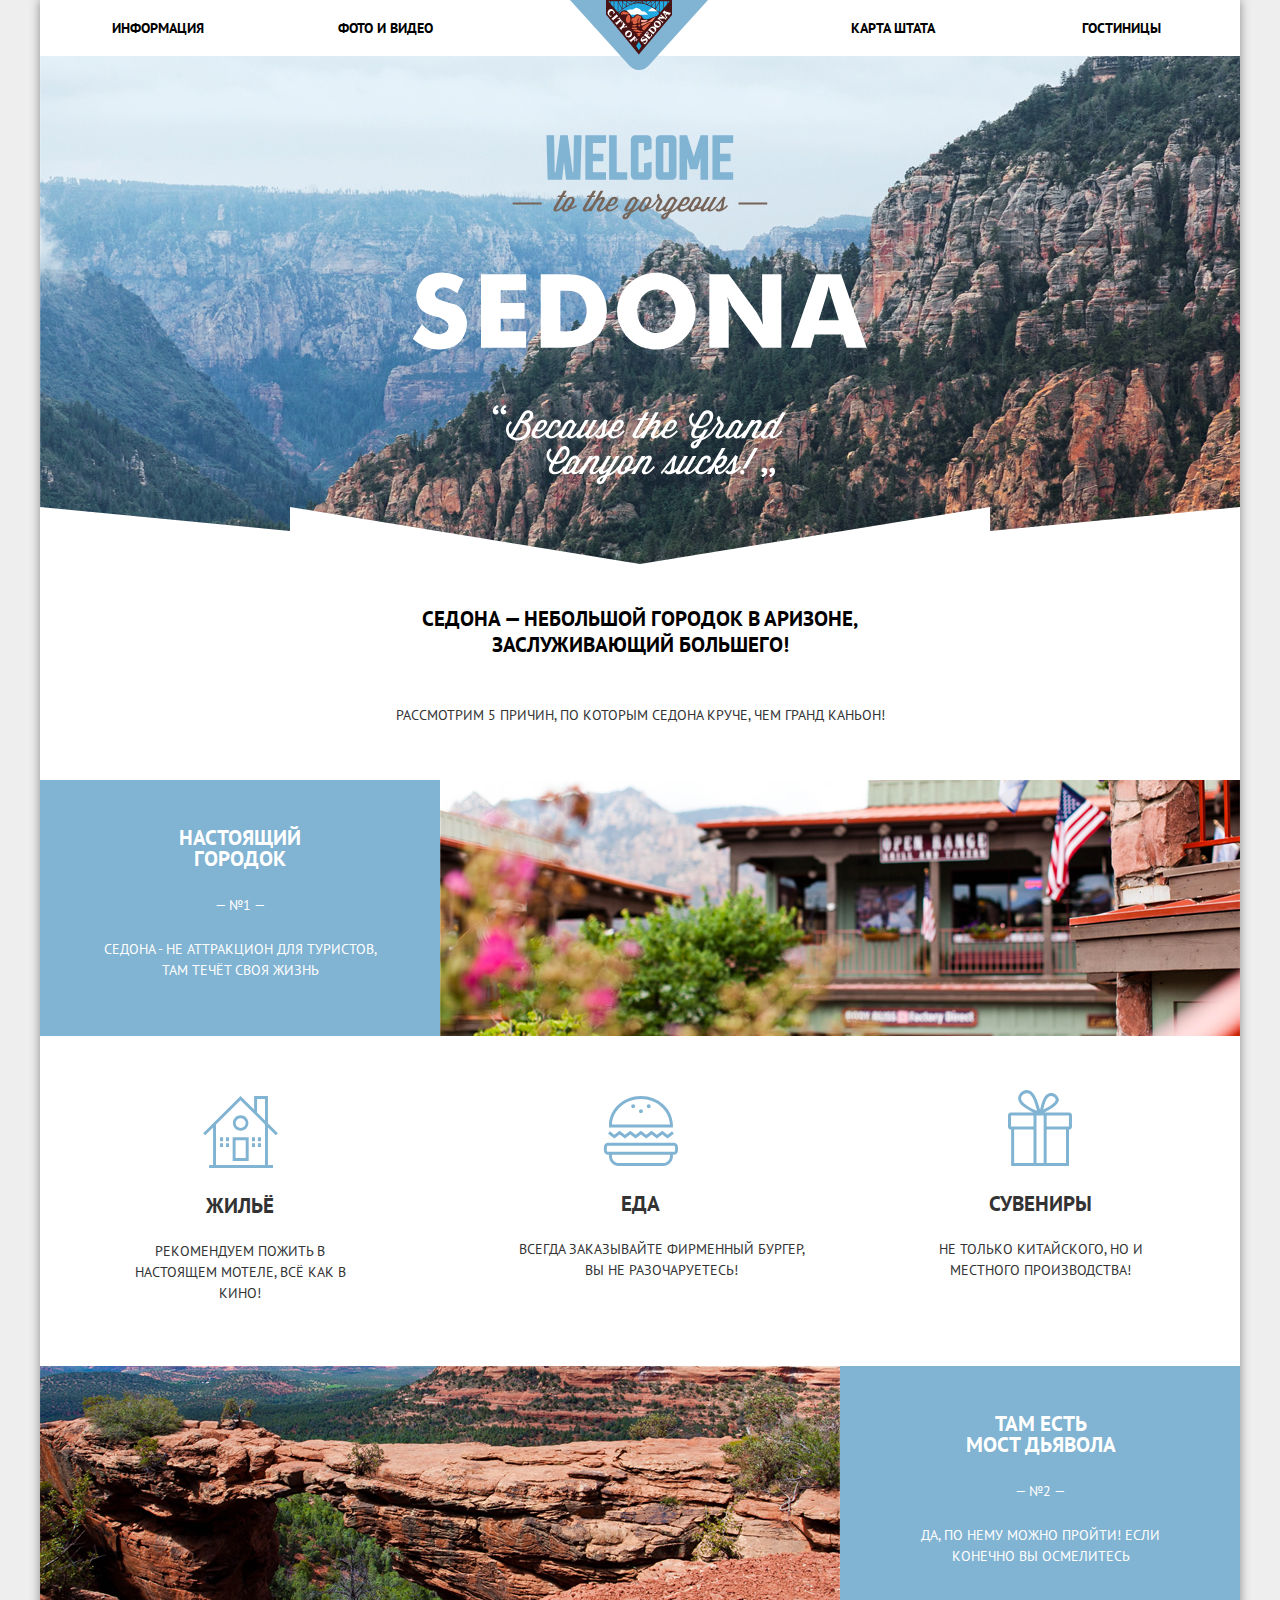
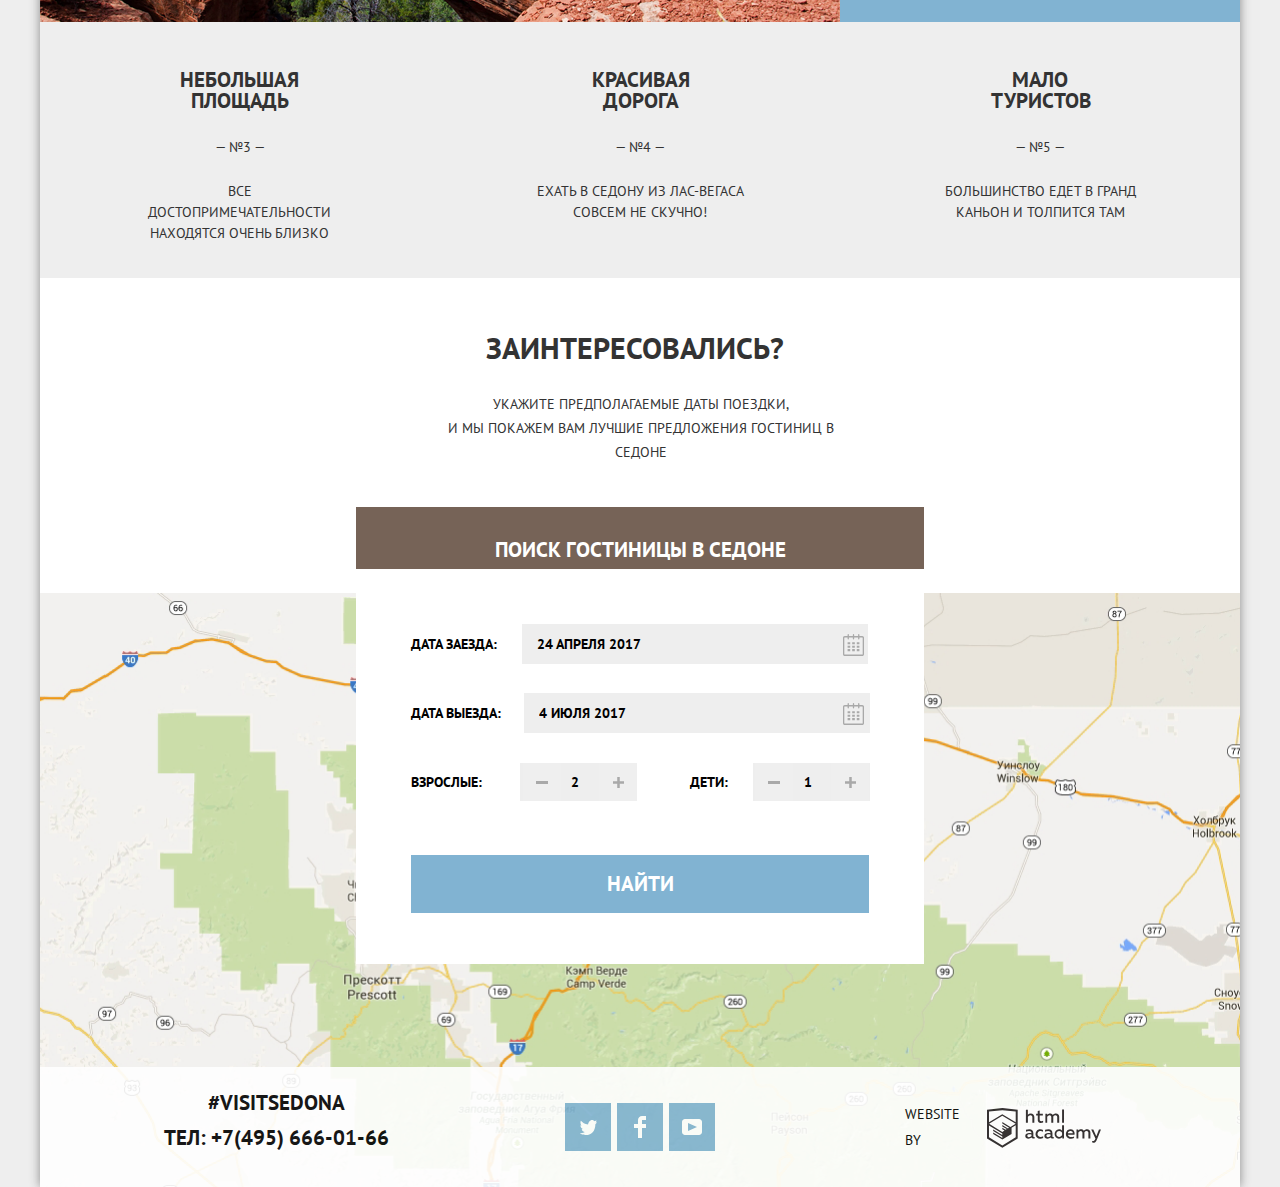
<file: index.html>
<!DOCTYPE html>
<html class="page" lang="ru">
  <head>
    <meta charset="utf-8">
    <title>Седона</title>
    <link rel="icon" href="favicon.ico">
    <link rel="icon" href="img/152.svg" type="image/svg+xml">
    <link rel="stylesheet" href="css/normalize.css">
    <link rel="stylesheet" href="css/style.css">
  </head>
  <body>
    <header class="main-header">
      <a href="#" class="sedona-logo" title="На главную страницу">
        <img src="img/logo@3x.svg" width="138" height="70" alt="Логотип города Седона">
      </a>
      <nav class="menu">
        <ul class="menu-list">
          <li class="menu-item menu-info"><a href="blank.html">Информация</a></li>
          <li class="menu-item menu-photo"><a href="blank.html">Фото и видео</a></li>
          <li class="menu-item menu-map"><a href="blank.html">Карта штата</a></li>
          <li class="menu-item menu-hotels"><a href="hotels.html">Гостиницы</a></li>
        </ul>
      </nav>
    </header>
    <main>
      <h1 class="visually-hidden">Добро пожаловать в Седону!</h1>
      <section class="welcome">
          <img src="img/welcome.svg" width="456" height="350" alt="Картинка-текст со словами Добро пожаловать в Седону">
          <img src="img/shape.png" width="1200" height="57" class="shape" alt="Декоративная фигура">
      </section>
      <section class="reasons">
        <h2 class="visually-hidden">5 причин посетить Седону</h2>
        <div class="reasons-intro"> 
          <p class="reasons-intro-bold">Седона — небольшой городок в Аризоне, заслуживающий большего!</p>
          <p class="reasons-intro-regular">Рассмотрим 5 причин, по которым Седона круче, чем Гранд Каньон!</p>
        </div>
        <div>
          <ul class="reasons-list">
            <li class="reasons-item reasons-item-blue reason-one">
              <div>
                <h3 class="reason-heading reason-one-heading">Настоящий городок</h3>
                <p class="reason-number">— №1 —</p>
                <p class="reason-details">Седона - не аттракцион для туристов, там течёт своя жизнь</p>
              </div>
              <img src="img/open_range.jpg" width="800" height="256" alt="Гриль-ресторан Open Range">
              <ul class="life-features-list">
                <li class="life-feature feature-one">
                  <img src="img/icon-house.svg" width="75" height="72" alt="Иконка: дом" class="icon-house">
                  <h3 class="life-feature-heading">Жильё</h3>
                  <p class="life-feature-details">Рекомендуем пожить в настоящем мотеле, всё как в кино!</p>
                </li>
                <li class="life-feature feature-two">
                  <img src="img/icon-burger.svg" width="75" height="70" alt="Иконка: бургер" class="icon-burger"> 
                  <h3 class="life-feature-heading">Еда</h3>
                  <p class="life-feature-details">Всегда заказывайте фирменный бургер, вы не разочаруетесь!</p>
                </li>
                <li class="life-feature feature-three">
                  <img src="img/icon-gift.svg" width="64" height="77" alt="Иконка: сувениры" class="icon-gift">
                  <h3 class="life-feature-heading">Сувениры</h3>
                  <p class="life-feature-details">Не только китайского, но и местного производства!</p>
                </li>
              </ul>
            </li>
            <li class="reasons-item reasons-item-blue reason-two">
              <img src="img/diablo_bridge.jpg" width="800" height="256" alt="Мост Дьявола">
              <div class="reason-text">
                <h3 class="reason-heading reason-two-heading">Там есть Мост дьявола</h3>
                <p class="reason-number">— №2 —</p>
                <p class="reason-details">Да, по нему можно пройти! Если конечно вы осмелитесь</p>
              </div>
            </li>
            <li class="reasons-item reasons-item-beige reason-three">
                <h3 class="reason-heading reason-three-heading">Небольшая площадь</h3>
                <p class="reason-number">— №3 —</p>
                <p class="reason-details">Все достопримечательности находятся очень близко</p>
            </li>
            <li class="reasons-item reasons-item-beige reason-four">
                <h3 class="reason-heading reason-four-heading">Красивая дорога</h3>
                <p class="reason-number">— №4 —</p>
                <p class="reason-details">Ехать в Седону из Лас-Вегаса совсем не скучно!</p>
            </li>
            <li class="reasons-item reasons-item-beige reason-five">
                <h3 class="reason-heading reason-five-heading">Мало туристов</h3>
                <p class="reason-number">— №5 —</p>
                <p class="reason-details">Большинство едет в Гранд Каньон и толпится там</p>
            </li>
          </ul>
        </div>
      </section>
      <section class="hotel-search-index">
        <h2 class="visually-hidden">Быстрый поиск гостиниц в Седоне</h2>
        <p class="interested-heading">Заинтересовались?</p>
        <p class="interested-text">Укажите предполагаемые даты поездки,<br>и мы покажем вам лучшие предложения гостиниц в Седоне</p>
        <a href="#" class="button button-search-index">Поиск гостиницы в Седоне</a>
        <img src="img/map.png" width="1200" height="594" alt="Фрагмент карты Седоны">
        <form class="index-search-form" method="get" action="https://echo.htmlacademy.ru">
          <fieldset class="date-field arrival">
            <label for="arrival-date">Дата заезда:</label>
            <input id="arrival-date" type="text" name="arrival-date" value="24 апреля 2017">
            <button class="calendar-arrival"></button>
          </fieldset>
          <fieldset class="date-field departure">
            <label for="departure-date">Дата выезда:</label>
            <input id="departure-date" type="text" name="departure-date" value="4 июля 2017">
            <button class="calendar-departure"></button>
          </fieldset>
          <fieldset class="guest-field">
            <label class="adults-label" for="adults">Взрослые:</label>
            <input id="adults" type="number" name="adults" min="1" max="3" value="2">
            <label class="kids-label" for="kids">Дети:</label>
            <input id="kids" type="number" name="kids" min="0" max="3" value="1">
            <button class="adults-less"></button>
            <button class="adults-more"></button>
            <button class="kids-less"></button>
            <button class="kids-more"></button>
          </fieldset>
          <input type="submit" value="НАЙТИ">
        </form>
      </section>
    </main>
    <footer class="footer">
      <section class="contacts">
        <h2 class="visually-hidden">Контакты</h2>
          <a class="hashtag-link" href="#">#visitSEDONA</a>
          <p class="phone-number">
            ТЕЛ: <a href="tel:+749566601">+7(495) 666-01-66</a>
          </p>
      </section>
      <section class="social">
        <h2 class="visually-hidden">Соцсети</h2>
        <ul class="social-list">
          <li>
            <a href="#">
              <div class="social-icon twitter">
              </div>
            </a>
          </li>
          <li>
            <a href="#">
              <div class="social-icon facebook">
              </div>
            </a>
          </li>
          <li>
            <a href="#">
              <div class="social-icon youtube">
              </div>
            </a>
          </li>
        </ul>
      </section>
      <section class="credits">
        <h2 class="visually-hidden">Разработчик</h2>
        <p class="credits-text">Website by</p>
        <a href="https://htmlacademy.ru/intensive/htmlcss"><svg xmlns="http://www.w3.org/2000/svg" width="115" height="41" viewBox="0 0 115 41" fill="none">
          <path class="logo-academy" fill-rule="evenodd" clip-rule="evenodd" d="M15.5197 1.05737H15.3509L0 2.71895V31.4945L15.3509 40.8382L30.7018 31.4945V2.71895L15.5197 1.05737ZM77.0183 2.62185H75.0876V15.7311H77.0183V2.62185ZM40.8619 2.63264V7.76843C41.6131 6.9864 42.6386 6.5436 43.7105 6.53843C44.6823 6.47908 45.6329 6.84495 46.3253 7.54479C47.0177 8.24462 47.3866 9.21244 47.3399 10.2068V15.7634H45.367V10.4658C45.4231 9.94897 45.2754 9.43059 44.9566 9.02553C44.6377 8.62047 44.174 8.36218 43.6683 8.3079H43.3518C42.3456 8.36979 41.4321 8.9295 40.9041 9.80764V15.7634H38.8995V2.63264H40.8619ZM77.0183 31.4837H75.2775V30.0595C74.4828 31.1353 73.23 31.7538 71.9119 31.7211C69.4751 31.5528 67.5825 29.4822 67.5825 26.9845C67.5825 24.4867 69.4751 22.4162 71.9119 22.2479C73.1195 22.2052 74.2818 22.7203 75.0771 23.6505V18.3205H77.0183V31.4837ZM47.0656 30.0595C47.263 30.0515 47.4583 30.0152 47.6459 29.9516V31.3866C47.2482 31.5404 46.826 31.6172 46.4009 31.6132C45.6482 31.6769 44.9394 31.2429 44.639 30.5342C43.7036 31.31 42.5302 31.7227 41.3261 31.6995C39.733 31.6995 38.256 30.804 38.256 28.9482C38.256 26.65 40.3661 25.9379 42.1702 25.9379C42.9402 25.9505 43.707 26.0408 44.4596 26.2076V25.884C44.4596 24.805 43.6578 23.9742 42.1491 23.9742C41.0585 23.9764 39.9804 24.2116 38.9839 24.6647V22.8305C40.0678 22.451 41.204 22.2506 42.3495 22.2371C44.8394 22.2371 46.3693 23.4455 46.3693 26.1753V29.4121C46.3546 29.5668 46.401 29.721 46.4981 29.8406C46.5951 29.9601 46.7349 30.035 46.8862 30.0487H47.0656V30.0595ZM40.2711 28.8403C40.298 29.229 40.4761 29.5905 40.7655 29.844C41.055 30.0974 41.4317 30.2217 41.8115 30.189H41.9275C42.8819 30.1906 43.7973 29.8022 44.4702 29.11V27.5779C43.842 27.4414 43.2026 27.3655 42.5605 27.3513C41.5055 27.3513 40.2817 27.7074 40.2817 28.8403H40.2711ZM56.0229 22.9384C55.1962 22.4632 54.2596 22.2246 53.3115 22.2479H52.9422C51.7332 22.2873 50.5891 22.8166 49.7619 23.7192C48.9347 24.6218 48.4923 25.8236 48.5321 27.06V27.5024C48.6957 30.0004 50.805 31.8921 53.2482 31.7318C54.2519 31.7555 55.2477 31.5452 56.1601 31.1168V29.2718C55.3769 29.7215 54.4945 29.9591 53.5963 29.9624C52.5199 30.0288 51.4963 29.4793 50.9385 28.5356C50.3806 27.5918 50.3806 26.4095 50.9385 25.4658C51.4963 24.522 52.5199 23.9725 53.5963 24.039C54.461 24.0357 55.3066 24.2989 56.0229 24.7942V22.9384ZM66.1514 30.0595C66.3488 30.0515 66.5441 30.0152 66.7317 29.9516V31.3866C66.334 31.5404 65.9118 31.6172 65.4867 31.6132C64.734 31.6769 64.0252 31.2429 63.7248 30.5342C62.7894 31.31 61.616 31.7227 60.4119 31.6995C58.8188 31.6995 57.3417 30.804 57.3417 28.9482C57.3417 26.65 59.4518 25.9379 61.256 25.9379C62.0259 25.9505 62.7928 26.0408 63.5454 26.2076V25.884C63.5454 24.805 62.7436 23.9742 61.2349 23.9742C60.1443 23.9764 59.0662 24.2116 58.0697 24.6647V22.8305C59.1536 22.451 60.2897 22.2506 61.4353 22.2371C63.9252 22.2371 65.455 23.4455 65.455 26.1753V29.4121C65.4404 29.5668 65.4868 29.721 65.5838 29.8406C65.6809 29.9601 65.8207 30.035 65.972 30.0487H66.1514V30.0595ZM59.855 29.8481C59.5632 29.5943 59.3837 29.2311 59.3569 28.8403H59.378C59.378 27.7074 60.5385 27.3513 61.6569 27.3513C62.299 27.3655 62.9383 27.4414 63.5665 27.5779V29.11C62.8937 29.8022 61.9782 30.1906 61.0239 30.189H60.9078C60.5263 30.2247 60.1469 30.1019 59.855 29.8481ZM69.3271 26.9305C69.3271 25.2859 70.6308 23.9526 72.239 23.9526L72.2601 24.0066C73.4742 24.0066 74.5742 24.7382 75.0665 25.8732V28.0311C74.5856 29.1871 73.4673 29.9296 72.239 29.9084C70.6308 29.9084 69.3271 28.5752 69.3271 26.9305ZM83.3486 22.2479C86.8408 22.2479 88.0541 25.1395 87.4844 27.7397H80.922C81.1436 29.3582 82.6839 30.0163 84.2876 30.0163C85.2509 30.0196 86.2027 29.8021 87.0729 29.3797V31.1061C86.0736 31.5421 84.9939 31.7519 83.9078 31.7211C81.2385 31.7211 78.8963 30.189 78.8963 26.9521C78.8362 25.7502 79.2482 24.5736 80.0408 23.6841C80.8334 22.7945 81.9408 22.2658 83.1165 22.2155H83.3486V22.2479ZM80.8693 26.1753C80.9704 24.8237 82.1216 23.8104 83.4436 23.9095H83.4858C84.1064 23.8531 84.7196 24.08 85.1612 24.5295C85.6028 24.979 85.8275 25.6051 85.7752 26.24H80.8693V26.1753ZM89.489 31.4621V22.4961H91.2298V23.575C91.9777 22.7197 93.041 22.2229 94.1628 22.2047C95.2951 22.1328 96.3712 22.7163 96.9482 23.7153C97.7407 22.8335 98.8477 22.3161 100.018 22.2803C100.952 22.2327 101.859 22.6011 102.507 23.2901C103.154 23.9792 103.478 24.9213 103.394 25.8732V31.4837H101.39V25.9271C101.437 25.4734 101.306 25.0191 101.024 24.6647C100.743 24.3104 100.336 24.0852 99.8917 24.039H99.6174C98.7512 24.0941 97.9525 24.536 97.4335 25.2474V31.4837H95.4289V25.9271C95.4728 25.47 95.3357 25.0139 95.0481 24.6611C94.7606 24.3082 94.3467 24.088 93.8991 24.0497H93.6881C92.7466 24.1344 91.8915 24.6449 91.3564 25.4416V31.5161H89.5312L89.489 31.4621ZM113.977 22.4745H111.972L109.324 29.2718L106.306 22.4853H104.196L108.417 31.5484L108.237 32.0016C107.72 33.3611 107.003 34.0516 106.053 34.0516C105.75 34.0548 105.447 34.0112 105.156 33.9221V35.6161C105.536 35.7125 105.926 35.7632 106.317 35.7671C107.646 35.7671 108.902 35.0226 109.851 32.6813L113.977 22.4745ZM52.689 6.78658V3.54974L50.7266 4.01369V6.73264H49.144V8.49132H50.7899V12.9905C50.7231 13.817 51.0244 14.6301 51.61 15.2038C52.1955 15.7775 53.0028 16.0505 53.8073 15.9468C54.5996 15.9535 55.3875 15.8259 56.139 15.5692V13.8429C55.5727 14.0781 54.9672 14.199 54.356 14.199C53.2165 14.199 52.689 13.8105 52.689 12.6237V8.5129H55.8541V6.78658H52.689ZM58.3862 15.7526V6.75421H60.1376V7.83316C60.8811 6.97655 61.9403 6.476 63.0601 6.45211C64.1624 6.38099 65.2146 6.93142 65.8032 7.88711C66.5958 7.00534 67.7028 6.48794 68.8734 6.45211C69.8138 6.41462 70.7233 6.79859 71.364 7.50353C72.0046 8.20846 72.3126 9.16418 72.2073 10.1205V15.7418H70.2028V10.1853C70.2499 9.73151 70.1184 9.27721 69.8373 8.92287C69.5561 8.56853 69.1485 8.34334 68.7046 8.29711H68.4619C67.5957 8.35228 66.797 8.7942 66.278 9.50553V15.7418H64.2734V10.1853C64.3206 9.73151 64.1891 9.27721 63.9079 8.92287C63.6268 8.56853 63.2191 8.34334 62.7752 8.29711H62.5326C61.5911 8.38181 60.736 8.89229 60.2009 9.68895V15.7634H58.3862V15.7526ZM28.6972 30.3033L28.7078 30.2968L28.6972 30.3184V30.3033ZM28.6972 18.3205V30.3033L15.3509 38.4321L2.00459 30.3184V18.5147L15.2876 26.6068V28.0311L6.18257 22.5284V23.9418L15.3404 29.5632V31.0629L6.19312 25.4955V26.9521L15.3509 32.5734L24.5826 26.9197V20.8129L28.6972 18.3205ZM28.7078 16.7776L25.0362 18.9355L23.3482 20.0145L15.3087 15.0837V16.4971L22.156 20.7266L22.0083 20.8237L20.9532 21.4063L15.2876 17.9537V19.3995L19.761 22.1184L18.706 22.8413L15.3298 20.7913V22.2047L17.5454 23.5426L15.2982 24.9021L2.11009 16.864L15.3087 8.72869L28.7078 16.7776ZM15.2876 7.27211L28.7078 15.3534V4.56395L15.3615 3.12895L2.01514 4.56395V15.3534L15.2876 7.27211Z" fill="#231F20"/>
          </svg></a>
      </section>
    </footer>
  </body>
</html>
</file>
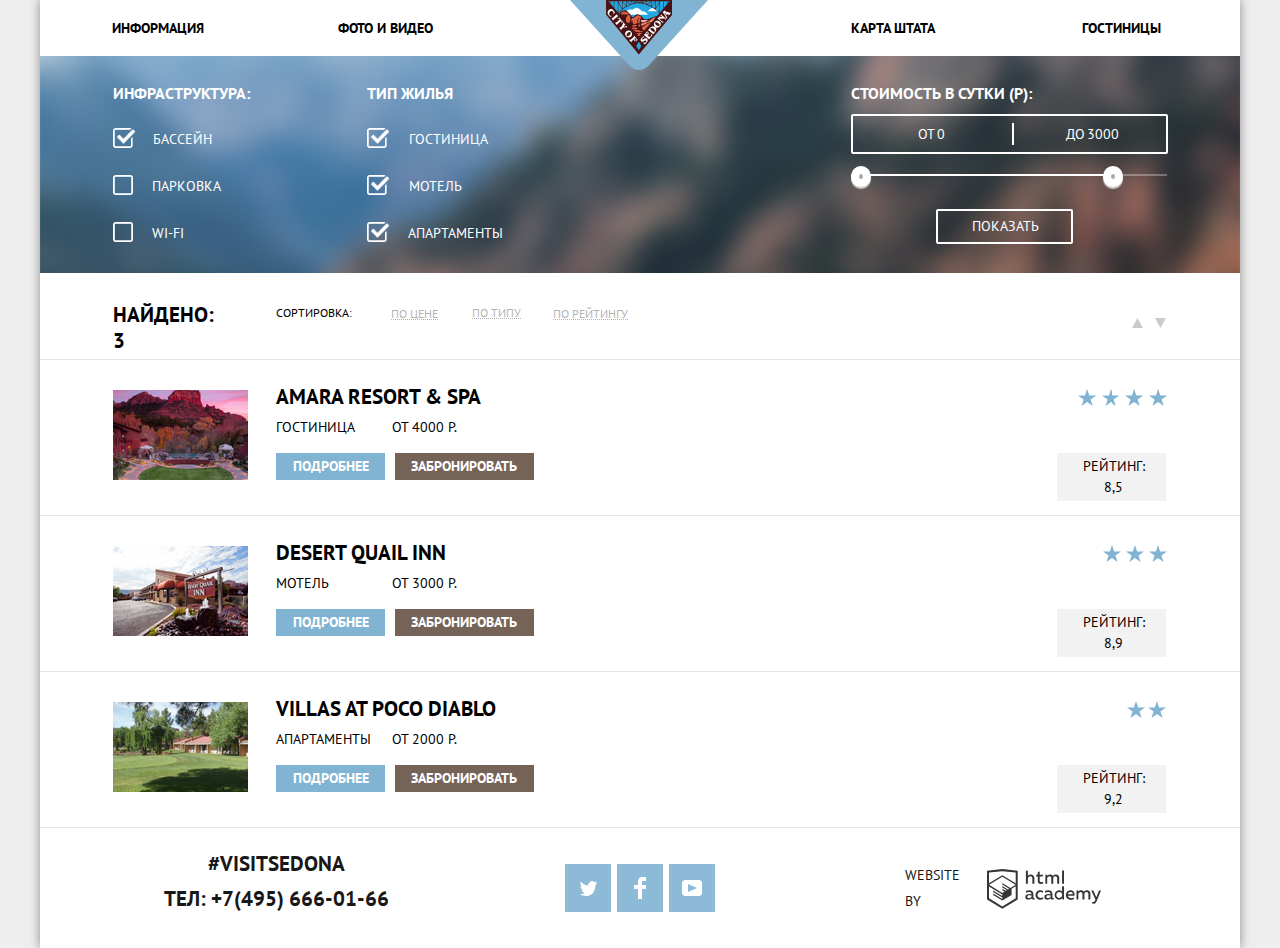
<file: hotels.html>
<!DOCTYPE html>
<html class="page" lang="ru">
  <head>
    <meta charset="utf-8">
    <title>Отели — Седона</title>
    <link rel="icon" href="favicon.ico">
    <link rel="icon" href="img/152.svg" type="image/svg+xml">
    <link rel="stylesheet" href="css/normalize.css">
    <link rel="stylesheet" href="css/style.css">
  </head>
  <body class="page-body">
    <header class="main-header">
      <a class="sedona-logo" href="index.html" title="На главную страницу">
        <img src="img/logo@3x.svg" width="138" height="70" alt="Логотип города Седона">
      </a>
      <nav class="menu">
        <ul class="menu-list">
          <li class="menu-item menu-info"><a href="blank.html">Информация</a></li>
          <li class="menu-item menu-photo"><a href="blank.html">Фото и видео</a></li>
          <li class="menu-item menu-map"><a href="blank.html">Карта штата</a></li>
          <li class="menu-item menu-hotels"><a href="hotels.html">Гостиницы</a></li>
        </ul>
      </nav>
    </header>
    <main class="hotels-main">
      <section class="search-form-hotels">
        <h2 class="visually-hidden">Форма поиска</h2>
        <form class="search-criteria" method="get" action="https://echo.htmlacademy.ru">
          <fieldset class="filter-item infrastructure">
            <legend>ИНФРАСТРУКТУРА:</legend>
            <ul class="infrastructure-filter">
              <li>
                <input type="checkbox" name="infra" id="swimming_pool" value="swimming_pool" checked>
                <label for="swimming_pool" class="checker label-swimming-pool"><span class="label-text">БАССЕЙН</span></label>
              </li>
              <li>
                <input type="checkbox" name="infra" id="parking" value="parking">
                <label for="parking" class="checker label-parking"><span class="label-text">ПАРКОВКА</span></label>
              </li>
              <li>
                <input type="checkbox" name="infra" id="wifi" value="wifi">
                <label for="wifi" class="checker label-wifi"><span class="label-text">WI-FI</span></label>
              </li>
            </ul>
          </fieldset>
          <fieldset class="filter-item housing">
            <legend>ТИП ЖИЛЬЯ</legend>
              <ul class="housing-type-filter">
                <li>
                  <input type="checkbox" name="housing-type" id="hotel" value="hotel" checked>
                  <label for="hotel" class="checker label-hotel"><span class="label-text">ГОСТИНИЦА</span></label>
                </li>
                <li>
                  <input type="checkbox" name="housing-type" id="motel" value="motel" checked>
                  <label for="motel" class="checker label-motel"><span class="label-text">МОТЕЛЬ</span></label>
                </li>
                <li>
                  <input type="checkbox" name="housing-type" id="appartments" value="appartments" checked>
                  <label for="appartments" class="checker label-appartments"><span class="label-text">АПАРТАМЕНТЫ</span></label>
                </li>
              </ul>
          </fieldset>
          <fieldset class="filter-item price">
            <legend>СТОИМОСТЬ В СУТКИ (Р):</legend>
            <div class="range-filter">
              <div class="price-controls">
                <label for="price-from" class="label-price-from">От</label>
                <input type="number" name="price-from" id="price-from" value="0">
                <div class="rectangle"></div>
                <label for="price-to" class="label-price-to">До</label>
                <input type="number" name="price-to" id="price-to" value="3000">
              </div>
              <div class="range-controls">
                <div class="scale">
                    <div class="bar"></div>
                </div>
                <div class="toggle toggle-min"></div>
                <div class="toggle toggle-max"></div>
              </div>
            </div>
            <input type="submit" value="ПОКАЗАТЬ">
          </fieldset>
        </form>
      </section>
      <section class="search-results-sorting">
          <div class="sorting-part-one found">
            <h2 class="visually-hidden">Результаты поиска</h2>
            <p>Найдено: <span>3</span></p>
          </div>
          <div class="sorting-part-two">
            <p class="sort-by">Сортировка:</p>
            <ul class="sorting-criteria">
            <li class="sorting-criteria-item sort-by-price"><a href="#">По цене</a></li>
            <li class="sorting-criteria-item sort-by-type"><a href="#">По типу</a></li>
            <li class="sorting-criteria-item sort-by-rating"><a href="#">По рейтингу</a></li>
            </ul>
            <ul class="sorting-arrows-list">
            <li class="arrow-up"><a href="#"><svg xmlns="http://www.w3.org/2000/svg" width="11" height="10" viewBox="0 0 11 10" fill="none">
                  <path class="sorting-arrow" d="M5.5 0L0 10H11L5.5 0Z" fill="#CACACA"/>
                  </svg></a></li>
            <li class="arrow-down"><a href="#"><svg xmlns="http://www.w3.org/2000/svg" width="11" height="10" viewBox="0 0 11 10" fill="none">
                  <path class="sorting-arrow" d="M5.5 10L11 0L0 0L5.5 10Z" fill="#CACACA"/>
                  </svg></a></li>
            </ul>
          </div>
      </section>
      <section class="search-results">
        <ul class="hotels-list">
          <li class="hotel-item">
              <img class="hotel-photo" src="img/amara_hotel.jpg" width="135" height="90" alt="Гостиница Amara Resort & Spa">
              <div class="hotel-details">
                  <h3 class="hotel-name"><a href="#">Amara Resort & Spa</a></h3>
                  <div class="hotel-text">
                    <p class="hotel-type">Гостиница</p>
                    <p class="hotel-price">От 4000 Р.</p>
                  </div>
                  <div class="hotel-buttons">
                    <a href="#" class="button button-more">Подробнее</a>
                    <a href="#" class="button button-book">Забронировать</a>
                  </div>
              </div>
            <div>
                <div class="stars stars-amara">
                  <p class="visually-hidden">Четырехзвездочный отель</p>
                </div>
                <div>
                  <p class="rating">Рейтинг: <span>8,5</span></p>
                </div>
            </div>
          </li>
          <li class="hotel-item">
            <img class="hotel-photo" src="img/desertqinn_hotel.jpg" width="135" height="90" alt="Гостиница Desert Quail Inn">
            <div class="hotel-details">
              <h3 class="hotel-name"><a href="#">Desert Quail Inn</a></h3>
              <div class="hotel-text">
                <p class="hotel-type">Мотель</p>
                <p class="hotel-price">От 3000 Р.</p>
              </div>
              <div class="hotel-buttons">
                <a href="#" class="button button-more">Подробнее</a>
                <a href="#" class="button button-book">Забронировать</a>
              </div>
            </div>
            <div>
              <div class="stars stars-desert">
                <p class="visually-hidden">Трехзвездочный отель</p>
              </div>
              <div>
                <p class="rating">Рейтинг: <span>8,9</span></p>
              </div>
            </div>
          </li>
          <li class="hotel-item">
            <img class="hotel-photo" src="img/villasapd_hotel.jpg" width="135" height="90" alt="Гостиница Villas at Poco Diablo">
            <div class="hotel-details">
              <h3 class="hotel-name"><a href="#">Villas at Poco Diablo</a></h3>
              <div class="hotel-text">
                <p class="hotel-type">Апартаменты</p>
                <p class="hotel-price">От 2000 Р.</p>
              </div>
              <div class="hotel-buttons">
                <a href="#" class="button button-more">Подробнее</a>
                <a href="#" class="button button-book">Забронировать</a>
              </div>
            </div>
            <div>
              <div class="stars stars-villas">
                <p class="visually-hidden">Двухзвездочный отель</p>
              </div>
              <div>
                <p class="rating">Рейтинг: <span>9,2</span></p>
              </div>
            </div>
          </li>
        </ul>
      </section>
    </main>
    <footer class="footer">
      <section class="contacts">
        <h2 class="visually-hidden">Контакты</h2>
          <a class="hashtag-link" href="#">#visitSEDONA</a>
          <p class="phone-number">
            ТЕЛ: <a href="tel:+749566601">+7(495) 666-01-66</a>
          </p>
      </section>
      <section class="social">
        <h2 class="visually-hidden">Соцсети</h2>
        <ul class="social-list">
          <li>
            <a href="#">
              <div class="social-icon twitter">
              </div>
            </a>
          </li>
          <li>
            <a href="#">
              <div class="social-icon facebook">
              </div>
            </a>
          </li>
          <li>
            <a href="#">
              <div class="social-icon youtube">
              </div>
            </a>
          </li>
        </ul>
      </section>
      <section class="credits">
        <h2 class="visually-hidden">Разработчик</h2>
        <p class="credits-text">Website by</p>
        <a href="https://htmlacademy.ru/intensive/htmlcss"><svg xmlns="http://www.w3.org/2000/svg" width="115" height="41" viewBox="0 0 115 41" fill="none">
          <path class="logo-academy" fill-rule="evenodd" clip-rule="evenodd" d="M15.5197 1.05737H15.3509L0 2.71895V31.4945L15.3509 40.8382L30.7018 31.4945V2.71895L15.5197 1.05737ZM77.0183 2.62185H75.0876V15.7311H77.0183V2.62185ZM40.8619 2.63264V7.76843C41.6131 6.9864 42.6386 6.5436 43.7105 6.53843C44.6823 6.47908 45.6329 6.84495 46.3253 7.54479C47.0177 8.24462 47.3866 9.21244 47.3399 10.2068V15.7634H45.367V10.4658C45.4231 9.94897 45.2754 9.43059 44.9566 9.02553C44.6377 8.62047 44.174 8.36218 43.6683 8.3079H43.3518C42.3456 8.36979 41.4321 8.9295 40.9041 9.80764V15.7634H38.8995V2.63264H40.8619ZM77.0183 31.4837H75.2775V30.0595C74.4828 31.1353 73.23 31.7538 71.9119 31.7211C69.4751 31.5528 67.5825 29.4822 67.5825 26.9845C67.5825 24.4867 69.4751 22.4162 71.9119 22.2479C73.1195 22.2052 74.2818 22.7203 75.0771 23.6505V18.3205H77.0183V31.4837ZM47.0656 30.0595C47.263 30.0515 47.4583 30.0152 47.6459 29.9516V31.3866C47.2482 31.5404 46.826 31.6172 46.4009 31.6132C45.6482 31.6769 44.9394 31.2429 44.639 30.5342C43.7036 31.31 42.5302 31.7227 41.3261 31.6995C39.733 31.6995 38.256 30.804 38.256 28.9482C38.256 26.65 40.3661 25.9379 42.1702 25.9379C42.9402 25.9505 43.707 26.0408 44.4596 26.2076V25.884C44.4596 24.805 43.6578 23.9742 42.1491 23.9742C41.0585 23.9764 39.9804 24.2116 38.9839 24.6647V22.8305C40.0678 22.451 41.204 22.2506 42.3495 22.2371C44.8394 22.2371 46.3693 23.4455 46.3693 26.1753V29.4121C46.3546 29.5668 46.401 29.721 46.4981 29.8406C46.5951 29.9601 46.7349 30.035 46.8862 30.0487H47.0656V30.0595ZM40.2711 28.8403C40.298 29.229 40.4761 29.5905 40.7655 29.844C41.055 30.0974 41.4317 30.2217 41.8115 30.189H41.9275C42.8819 30.1906 43.7973 29.8022 44.4702 29.11V27.5779C43.842 27.4414 43.2026 27.3655 42.5605 27.3513C41.5055 27.3513 40.2817 27.7074 40.2817 28.8403H40.2711ZM56.0229 22.9384C55.1962 22.4632 54.2596 22.2246 53.3115 22.2479H52.9422C51.7332 22.2873 50.5891 22.8166 49.7619 23.7192C48.9347 24.6218 48.4923 25.8236 48.5321 27.06V27.5024C48.6957 30.0004 50.805 31.8921 53.2482 31.7318C54.2519 31.7555 55.2477 31.5452 56.1601 31.1168V29.2718C55.3769 29.7215 54.4945 29.9591 53.5963 29.9624C52.5199 30.0288 51.4963 29.4793 50.9385 28.5356C50.3806 27.5918 50.3806 26.4095 50.9385 25.4658C51.4963 24.522 52.5199 23.9725 53.5963 24.039C54.461 24.0357 55.3066 24.2989 56.0229 24.7942V22.9384ZM66.1514 30.0595C66.3488 30.0515 66.5441 30.0152 66.7317 29.9516V31.3866C66.334 31.5404 65.9118 31.6172 65.4867 31.6132C64.734 31.6769 64.0252 31.2429 63.7248 30.5342C62.7894 31.31 61.616 31.7227 60.4119 31.6995C58.8188 31.6995 57.3417 30.804 57.3417 28.9482C57.3417 26.65 59.4518 25.9379 61.256 25.9379C62.0259 25.9505 62.7928 26.0408 63.5454 26.2076V25.884C63.5454 24.805 62.7436 23.9742 61.2349 23.9742C60.1443 23.9764 59.0662 24.2116 58.0697 24.6647V22.8305C59.1536 22.451 60.2897 22.2506 61.4353 22.2371C63.9252 22.2371 65.455 23.4455 65.455 26.1753V29.4121C65.4404 29.5668 65.4868 29.721 65.5838 29.8406C65.6809 29.9601 65.8207 30.035 65.972 30.0487H66.1514V30.0595ZM59.855 29.8481C59.5632 29.5943 59.3837 29.2311 59.3569 28.8403H59.378C59.378 27.7074 60.5385 27.3513 61.6569 27.3513C62.299 27.3655 62.9383 27.4414 63.5665 27.5779V29.11C62.8937 29.8022 61.9782 30.1906 61.0239 30.189H60.9078C60.5263 30.2247 60.1469 30.1019 59.855 29.8481ZM69.3271 26.9305C69.3271 25.2859 70.6308 23.9526 72.239 23.9526L72.2601 24.0066C73.4742 24.0066 74.5742 24.7382 75.0665 25.8732V28.0311C74.5856 29.1871 73.4673 29.9296 72.239 29.9084C70.6308 29.9084 69.3271 28.5752 69.3271 26.9305ZM83.3486 22.2479C86.8408 22.2479 88.0541 25.1395 87.4844 27.7397H80.922C81.1436 29.3582 82.6839 30.0163 84.2876 30.0163C85.2509 30.0196 86.2027 29.8021 87.0729 29.3797V31.1061C86.0736 31.5421 84.9939 31.7519 83.9078 31.7211C81.2385 31.7211 78.8963 30.189 78.8963 26.9521C78.8362 25.7502 79.2482 24.5736 80.0408 23.6841C80.8334 22.7945 81.9408 22.2658 83.1165 22.2155H83.3486V22.2479ZM80.8693 26.1753C80.9704 24.8237 82.1216 23.8104 83.4436 23.9095H83.4858C84.1064 23.8531 84.7196 24.08 85.1612 24.5295C85.6028 24.979 85.8275 25.6051 85.7752 26.24H80.8693V26.1753ZM89.489 31.4621V22.4961H91.2298V23.575C91.9777 22.7197 93.041 22.2229 94.1628 22.2047C95.2951 22.1328 96.3712 22.7163 96.9482 23.7153C97.7407 22.8335 98.8477 22.3161 100.018 22.2803C100.952 22.2327 101.859 22.6011 102.507 23.2901C103.154 23.9792 103.478 24.9213 103.394 25.8732V31.4837H101.39V25.9271C101.437 25.4734 101.306 25.0191 101.024 24.6647C100.743 24.3104 100.336 24.0852 99.8917 24.039H99.6174C98.7512 24.0941 97.9525 24.536 97.4335 25.2474V31.4837H95.4289V25.9271C95.4728 25.47 95.3357 25.0139 95.0481 24.6611C94.7606 24.3082 94.3467 24.088 93.8991 24.0497H93.6881C92.7466 24.1344 91.8915 24.6449 91.3564 25.4416V31.5161H89.5312L89.489 31.4621ZM113.977 22.4745H111.972L109.324 29.2718L106.306 22.4853H104.196L108.417 31.5484L108.237 32.0016C107.72 33.3611 107.003 34.0516 106.053 34.0516C105.75 34.0548 105.447 34.0112 105.156 33.9221V35.6161C105.536 35.7125 105.926 35.7632 106.317 35.7671C107.646 35.7671 108.902 35.0226 109.851 32.6813L113.977 22.4745ZM52.689 6.78658V3.54974L50.7266 4.01369V6.73264H49.144V8.49132H50.7899V12.9905C50.7231 13.817 51.0244 14.6301 51.61 15.2038C52.1955 15.7775 53.0028 16.0505 53.8073 15.9468C54.5996 15.9535 55.3875 15.8259 56.139 15.5692V13.8429C55.5727 14.0781 54.9672 14.199 54.356 14.199C53.2165 14.199 52.689 13.8105 52.689 12.6237V8.5129H55.8541V6.78658H52.689ZM58.3862 15.7526V6.75421H60.1376V7.83316C60.8811 6.97655 61.9403 6.476 63.0601 6.45211C64.1624 6.38099 65.2146 6.93142 65.8032 7.88711C66.5958 7.00534 67.7028 6.48794 68.8734 6.45211C69.8138 6.41462 70.7233 6.79859 71.364 7.50353C72.0046 8.20846 72.3126 9.16418 72.2073 10.1205V15.7418H70.2028V10.1853C70.2499 9.73151 70.1184 9.27721 69.8373 8.92287C69.5561 8.56853 69.1485 8.34334 68.7046 8.29711H68.4619C67.5957 8.35228 66.797 8.7942 66.278 9.50553V15.7418H64.2734V10.1853C64.3206 9.73151 64.1891 9.27721 63.9079 8.92287C63.6268 8.56853 63.2191 8.34334 62.7752 8.29711H62.5326C61.5911 8.38181 60.736 8.89229 60.2009 9.68895V15.7634H58.3862V15.7526ZM28.6972 30.3033L28.7078 30.2968L28.6972 30.3184V30.3033ZM28.6972 18.3205V30.3033L15.3509 38.4321L2.00459 30.3184V18.5147L15.2876 26.6068V28.0311L6.18257 22.5284V23.9418L15.3404 29.5632V31.0629L6.19312 25.4955V26.9521L15.3509 32.5734L24.5826 26.9197V20.8129L28.6972 18.3205ZM28.7078 16.7776L25.0362 18.9355L23.3482 20.0145L15.3087 15.0837V16.4971L22.156 20.7266L22.0083 20.8237L20.9532 21.4063L15.2876 17.9537V19.3995L19.761 22.1184L18.706 22.8413L15.3298 20.7913V22.2047L17.5454 23.5426L15.2982 24.9021L2.11009 16.864L15.3087 8.72869L28.7078 16.7776ZM15.2876 7.27211L28.7078 15.3534V4.56395L15.3615 3.12895L2.01514 4.56395V15.3534L15.2876 7.27211Z" fill="#231F20"/>
          </svg></a>
      </section>
    </footer>
  </body>
</html>
</file>
<file: css/style.css>
/*Fonts*/

@font-face {
    font-family: "PT Sans";
    src: url("../fonts/PTSans.woff2") format("woff2"),
         url("../fonts/PTSans.woff") format("woff");
    font-weight: 400;
    font-style: normal;
  }

@font-face {
    font-family: "PT Sans";
    src: url("../fonts/PTSans-Bold.woff2") format("woff2"),
         url("../fonts/PTSans-Bold.woff") format("woff");
    font-weight: 700;
    font-style: normal;
}

/*Variables*/

:root {
    --bold-text: #000000;
    --regular-text: #333333;
    --aclogo-basic: #231F20;
    --aclogo-focus: #BDBBBC;
    --basic-blue: #81B3D2;
    --hover-blue: #669EC0;
    --active-blue: #5496BD;
    --basic-white: #ffffff;
    --basic-beige: #EEEEEE;
    --basic-brown: #766357;
    --hover-brown: #604E43;
    --active-brown: #503E33;
    --input-background: #F2F2F2;
    --input-hover: #EBEBEB;
    --input-focus: #E5E5E5;
    --arrow-still: #CACACA;
}

html {
    height: 100%;
}
  
body {
    position: relative;
    display: grid;
    grid-template-rows: auto 1fr auto;
    width: 1200px;
    min-height: 100%;
    margin: 0 auto;
    font-family: "PT Sans", "Arial", sans-serif;
    font-size: 14px;
    font-weight: 400;
    font-style: normal;
    line-height: 21px;
    text-transform: uppercase;
    box-shadow: 0px 0px 10px #888888;
    background-color: #ffffff;
}

.visually-hidden {
    position: absolute;
    clip: rect(0 0 0 0);
    width: 1px;
    height: 1px;
    margin: -1px;
}

.page {
    background-color: var(--basic-beige);
}

.page a {
    text-decoration: none;
    color: var(--bold-text);
}

/*Header*/

.main-header {
    position: relative;
    display: grid;
    padding-top: 15px;
    padding-bottom: 15px;
}

.sedona-logo {
    position: absolute;
    left: 530px;
    z-index: 2;
}

.menu-list {
    display: flex;
    margin: 0;
    padding: 0;
    list-style: none;
    z-index: 1;
}

.menu-item a {
    font-weight: 700;
    line-height: 26px;
}

.menu-info {
    margin-left: 72px;
}

.menu-photo {
    margin-left: 134px; 
}

.menu-map {
    margin-left: 418px;
}

.menu-hotels {
    margin-left: 147px;
}

.menu-item a:hover,
.hotel-name a:hover {
    color: var(--basic-blue);
}

.menu-item a:focus {
    color: var(--basic-brown);
}

.menu-item a:active,
.hotel-name a:active {
    color: var(--bold-text);
    opacity: 0.3;
}

/*Index - Main content - Reasons*/

.welcome {
    position: relative;
    display: flex;
    justify-content: center;
    align-items: center;
    padding-top: 79px;
    padding-bottom: 79px;
    background-color: #D3E6F2;
    background-image: url("../img/background_main.jpg");
    background-repeat: no-repeat;
}

.shape {
    position: absolute;
    bottom: 0px;
}

.reasons-intro {
    display: flex;
    flex-direction: column;
    align-items: center;
    text-align: center;
}

.reasons-intro-bold {
    width: 470px;
    margin-top: 42px;
    margin-bottom: 0;
    padding-bottom: 28px;
    font-size: 21px;
    font-weight: 700;
    line-height: 26px;
    color: var(--bold-text);
}

.reasons-intro-regular {
    width: 519px;
    margin-top: 16px;
    margin-bottom: 52px;
    line-height: 26px;
    color: var(--regular-text);
}

.reasons-list, 
.life-features-list {
    list-style: none;
    padding-left: 0px;
}

.reason-heading,
.life-feature-heading {
    font-size: 21px;
    line-height: 21px;
    font-weight: 700;
}

.reason-heading {
    height: 43px;
    margin-top: 47px;
}

.reason-one-heading {
    width: 122px;
    margin-left: 139px;
}

.reason-two-heading {
    width: 150px;
    margin-left: 126px;
}

.reason-three-heading {
    width: 119px;
    margin-left: 140px;
}

.reason-four-heading {
    width: 99px;
    margin-left: 151px;
}

.reason-five-heading {
    width: 98px;
    margin-left: 151px;
}

.reason-number {
    margin-top: 25px;
}

.reason-details {
    margin-top: 23px;
}

.reason-one .reason-details {
    width: 297px;
    margin-left: 52px;
}

.reason-two .reason-details {
    width: 301px;
    margin-left: 50px;
}

.reason-three .reason-details {
    width: 207px;
    margin-left: 96px;
}

.reason-four .reason-details {
    width: 258px;
    margin-left: 71px;
}

.reason-five .reason-details {
    width: 246px;
    margin-left: 77px;
}

.reasons-list {
    display: grid;
    grid-template-rows: 586px 256px 256px;
    grid-template-columns: 400px 400px 400px;
    grid-template-areas: 
      "a a a"
      "b b b"
      "c d e";
    list-style: none;
    margin: 0;
    padding-left: 0;
    text-align: center;
}

.reason-one {
    grid-area: a;
    display: grid;
    grid-template-columns: 400px 800px;
}

.life-features-list {
    display: grid;
    grid-template-columns: 400px 400px 400px;
    height: 330px;
    padding-left: 0;
    list-style: none;
}

.life-features-list li {
    background-color: #ffffff;
    color:var(--regular-text);
}

.life-feature-details {
    margin-top: 25px;
}

.feature-one .life-feature-details {
    width: 254px;
    margin-left: 73px;
}

.feature-two .life-feature-details {
    width: 297px;
    margin-left: 73px;
}

.feature-three .life-feature-details {
    width: 269px;
    margin-left: 66px;
}

.icon-house,
.icon-burger {
    margin-top: 60px;
}

.icon-gift {
    margin-top: 53px;
}

.reason-two {
    grid-area: b;
    display: grid;
    grid-template-columns: 800px 400px;
}

.reason-3 {
    grid-area: c;
}
  
.reason-4 {
    grid-area: d;
}
  
.reason-5 {
    grid-area: e;
}

.reasons-item-blue {
    background-color: var(--basic-blue);
    color: var(--basic-white);
}

.reasons-item-beige {
    background-color: var(--basic-beige);
    color:var(--regular-text);
}

/*Index - Main content - Hotel Search */

.hotel-search-index {
    display: flex;
    flex-direction: column;
    justify-content: center;
    text-align: center;
}

.interested-heading {
    width: 297px;
    margin-top: 58px;
    margin-bottom: 0;
    margin-left: 446px;
    font-size: 30px;
    font-weight: 700;
    line-height: 24px;
}

.interested-text {
    width: 435px;
    margin-top: 4px;
    margin-bottom: 0;
    margin-left: 383px;
    padding: 28px 0px 19px 0px;
    line-height: 24px;
}

.button-search-index {
  display: flex;
  justify-content: center;
  align-items: center;
  width: 568px;
  height: 86px;
  margin-top: 24px;
  margin-left: 316px;
  font-size: 21px;
  font-weight: 700;
  line-height: 26px;
}

.hotel-search-index p {
    color:var(--regular-text);
}

.hotel-search-index .button {
    background-color:var(--basic-brown);
    color:var(--basic-white);
}

.hotel-search-index .button:hover {
    background-color:var(--hover-brown);
}

.hotel-search-index .button:active {
    background-color:var(--active-brown);
    color: rgba(255, 255, 255, 0.3);
}

.index-search-form {
    position: absolute;
    left: 316px;
    top: 2169px;
    z-index: 2;  
    display: flex;
    flex-direction: column;
    flex-wrap: wrap;
    width: 568px;
    height: 395px;
    font-weight: 700;
    line-height: 26px; 
    text-align: start;
    background-color: var(--basic-white);
}

.index-search-form fieldset {
    margin: 0;
    padding: 0;
    border:none;
}

.date-field input {
    width: 329px;
    height: 38px;
    padding-left: 15px;
    font-weight: 700;
    line-height: 26px;
    text-transform: uppercase;
    background-color: var(--basic-beige);
    border: none;
}

.arrival {
    position: relative;
}

.index-search-form .calendar-arrival {
    position: absolute;
    left: 487px;
    bottom: 8px;
    width: 21px;
    height: 23px;
    background-image: url("../img/calendar.svg");
    background-repeat: no-repeat;
    border: none;
}

.departure {
    position: relative;
}

.index-search-form .calendar-departure {
    position: absolute;
    left: 487px;
    bottom: 8px;
    width: 21px;
    height: 23px;
    background-image: url("../img/calendar.svg");
    background-repeat: no-repeat;
    border: none;
}

.index-search-form .calendar-arrival:hover,
.index-search-form .calendar-departure:hover {
    background-image: url("../img/calendar_hover.svg");
}

.index-search-form .calendar-arrival:active,
.index-search-form .calendar-departure:active {
    background-image: url("../img/calendar_active.svg");
}

.arrival label,
.departure label {
    margin-left: 55px;
}

.arrival input {
    margin-top: 55px;
    margin-left: 21px;
}

.departure input {
    margin-top: 29px;
    margin-left: 19px;
}

.guest-field {
    position: relative;
    display: flex;
}

.index-search-form .adults-less {
    position: absolute;
    left: 167px;
    bottom: 0px;
    width: 38px;
    height: 38px;
    background-image: url("../img/minus.svg");
    background-repeat: no-repeat;
    background-position: center;
    border: none;
}

.index-search-form .adults-more {
    position: absolute;
    left: 243px;
    bottom: 0px;
    width: 38px;
    height: 38px;
    background-image: url("../img/plus.svg");
    background-repeat: no-repeat;
    background-position: center;
    border: none;
}

.index-search-form .kids-less {
    position: absolute;
    left: 399px;
    bottom: 0px;
    width: 38px;
    height: 38px;
    background-image: url("../img/minus.svg");
    background-repeat: no-repeat;
    background-position: center;
    border: none;
}

.index-search-form .kids-more {
    position: absolute;
    left: 475px;
    bottom: 0px;
    width: 38px;
    height: 38px;
    background-image: url("../img/plus.svg");
    background-repeat: no-repeat;
    background-position: center;
    border: none;
}

.index-search-form .adults-less:hover,
.index-search-form .kids-less:hover {
    background-image: url("../img/minus_hover.svg");
}

.index-search-form .kids-more:hover,
.index-search-form .adults-more:hover {
    background-image: url("../img/plus_hover.svg");
}

.index-search-form .adults-less:active,
.index-search-form .kids-less:active {
    background-image: url("../img/minus_active.svg");
}

.index-search-form .kids-more:active,
.index-search-form .adults-more:active {
    background-image: url("../img/plus_active.svg");
}

.guest-field label {
    margin-top: 36px;
    margin-left: 55px;
}

.guest-field input {
    width: 36px;
    height: 26px;
    margin-top: 30px;
    padding: 6px 30px 6px 51px;
    font-weight: 700;
    line-height: 26px;
    background-color: var(--basic-beige);
    border: none;
}

.index-search-form input[type="number"]::-webkit-outer-spin-button,
.index-search-form input[type="number"]::-webkit-inner-spin-button {
  -webkit-appearance: none;
  margin: 0;
}

.index-search-form input[type="number"] {
    -moz-appearance: textfield;
}

.index-search-form input[type="number"]:hover,
.index-search-form input[type="number"]:focus {
    -moz-appearance: number-input;
}

.guest-field .adults-label {
    padding-right: 38px;
}

.guest-field .kids-label {
    margin-left: 53px;
    padding-right: 25px;
} 

.index-search-form input[type="number"]:hover,
.index-search-form input[type="text"]:hover {
    background-color: var(--input-hover);
}

.index-search-form input[type="number"]:focus,
.index-search-form input[type="text"]:focus {
    background-color: var(--basic-white);
}

.index-search-form input[type="submit"] {
    width: 458px;
    height: 58px;
    margin-top: 54px;
    margin-left: 55px;
    padding: 0;
    font-size:21px;
    font-weight: 700;
    text-transform: uppercase;
    background-color: var(--basic-blue);
    color: var(--basic-white);
    border: none;
}  

.index-search-form input[type="submit"]:hover {
    background-color: var(--hover-blue);
}

.index-search-form input[type="submit"]:active {
    background-color: var(--active-blue);
    color:rgba(255, 255, 255, 0.3);
}

/*Footer*/

.footer {
    position: absolute;
    bottom: 0px;
    display: grid;
    grid-template-columns: 473px 254px 473px;
    height: 120px;
    background-color: #ffffff;
    opacity: 0.9;
}

.contacts {
    display: flex;
    flex-direction: column;
    justify-content: center;
    align-items: center;
    text-align: center;
    font-size: 21px;
    font-weight: 700;
    line-height: 26px;
    color:var(--bold-text);
}

.hashtag-link {
    width: 166px;
    margin-top: 23px;
    margin-bottom: 0;
}

.phone-number {
    width: 251px;
    margin-top: 9px;
    margin-bottom: 36px;
}

.social-list {
    display: flex;
    justify-content: center;
    align-items: center;
    list-style: none;
    margin-top: 36px;
    padding-left: 0px;
}

.social-icon {
    width: 46px;
    height: 48px;
    background-color:var(--basic-blue);
}

.twitter {
    margin-right: 6px;
    background-image: url("../img/twitter.svg");
    background-repeat: no-repeat;
    background-position: 50% 50%;
}

.facebook {
    margin-right: 6px;
    background-image: url("../img/fb-icon.svg");
    background-repeat: no-repeat;
    background-position: 50% 50%;
}

.youtube {
    background-image: url("../img/youtube.svg");
    background-repeat: no-repeat;
    background-position: 50% 50%;
}

.social-icon:hover {
    background-color:var(--hover-blue);
}

.social-icon:active {
    background-color:var(--active-blue);
}

.twitter:active {
    background-image: url("../img/twitter_opac.svg");
}

.facebook:active {
    background-image: url("../img/fb-icon_opac.svg");
}

.youtube:active {
    background-image: url("../img/youtube_opac.svg");
}

.credits {
    display: flex;
    justify-content: center;
    align-items: center;
}

.credits-text {
    width: 74px;
    margin-right: 8px;
    line-height: 26px;
}

.credits a {
    width: 115px;
    height: 41px;
}

.credits a:hover .logo-academy {
    fill: var(--basic-blue);
}

.credits a:active .logo-academy {
    fill:var(--aclogo-focus);
}

/* Hotels - Main content - Search results */

.search-form-hotels form {
    display: grid;
    grid-template-columns: 327px 484px 389px;
    width: 1200px;
    height: 217px;
    background-color: var(--hover-blue);
    background-image: url("../img/background_search.jpg");
    background-repeat: no-repeat;
    color:#ffffff;
    font-size: 16px;
}

.filter-item {
    margin: 0;
    margin-top: 26.5px;
    padding: 0;
    border: none;
}

.search-form-hotels legend {
    font-size: 16px;
    font-weight: 700;
    line-height: 21px;
}

.search-criteria input[type="checkbox"] {
    display: none;
}

.checker {
    width: 23px;
    height: 23px;
    background-image: url("../img/checkbox-off.png");
    background-size: auto 100%;
    background-repeat: no-repeat;
}

.label-text {
    font-size: 14px;
    line-height: 21px;
}

.label-swimming-pool {
    padding-left: 40px;
}

.label-parking {
    padding-left: 39px;
}

.label-wifi {
    padding-left: 39px;
}

.label-hotel {
    padding-left: 42px;
}

.label-motel {
    padding-left: 42px;
}

.label-appartments {
    padding-left: 41px;
}

.infrastructure-filter,
.housing-type-filter {
    margin-top: 0;
    padding: 0;
    list-style: none;
}

.infrastructure-filter li,
.housing-type-filter li {
    padding-top: 25px;
}

.infrastructure-filter li:first-child,
.housing-type-filter li:first-child {
    padding-top: 24px;
}

.search-criteria input[type="checkbox"]:checked + .checker {
    width: 23px;
    height: 23px;
    background-image: url("../img/checkbox-on.png");
    background-size: auto 100%;
    background-repeat: no-repeat;
}

.search-criteria input[type="checkbox"]:disabled + .checker {
    width: 23px;
    height: 23px;
    background-image: url("../img/checkbox-disabled.png");
    background-size: auto 100%;
    background-repeat: no-repeat;
}

.search-criteria input[type="checkbox"]:checked:disabled + .checker {
    width: 23px;
    height: 23px;
    background-image: url("../img/checkbox-on-disabled.png");
    background-size: auto 100%;
    background-repeat: no-repeat;
}

.infrastructure {
    padding-left: 73px;
}

.price-controls {
    position: relative;
    display: flex;
    align-items: center;
    width: 313px;
    height: 36px;
    margin-top: 10.5px;
    padding: 0;
    font-weight: 400;
    font-size: 14px;
    line-height: 21px;
    text-align: center;
    border: 2px solid #FFFFFF;
    border-radius: 2px;
}

.price-controls input {
    width: 60px;
    font-weight: 400;
    font-size: 14px;
    line-height: 21px;
    background-color: rgba(255, 255, 255, 0);
    color: #ffffff;
    border: none;
}

.price-controls input[type="number"] {
  -moz-appearance: textfield;
}

.price-controls input[type="number"]:hover,
.price-controls input[type="number"]:focus {
  -moz-appearance: number-input;
} 

.price-controls .label-price-from {
    margin-left: 65px;
}

.price-controls .label-price-to {
    margin-left: 67px;
}

.rectangle {
    position: absolute;
    top: 7px;
    left: 159px;
    width: 2px;
    height: 22px;
    justify-self: center;
    align-self: center;
    background-color: #ffffff;
}

.range-controls {
    position: relative;
    width: 316px;
    margin-top: 20px;
    border-radius: 5px;
}
  
.range-controls .scale {
    width: 256px;
    height: 2px;
    background-color: #ffffff;
    opacity: 1;
}

.range-controls .bar {
    width: 316px;
    height: 2px;
    background-color: #ffffff;
    opacity: 0.3;
}

.range-controls .toggle {
    position: absolute;
    top: -8px;
    left: 0;
    width: 3.8px;
    height: 5px;
    padding: 0;
    border: 8px solid #ffffff;
    border-radius: 50%;
    background-color: #ababab;
    box-shadow: 0 2px 1px 0 #cfcfcf;
    cursor: pointer;
}

.range-controls .toggle:hover {
    width: 5px;
    height: 6px;
    border: 9px solid #ffffff;
}

.range-controls .toggle-max {
    left: 252px;
}

.search-criteria input[type=submit] {
    width: 137px;
    margin-top: 33px;
    margin-left: 85px;
    padding: 5px 34px;
    background: rgba(255, 255, 255, 0);
    font-size: 14px;
    line-height: 21px;
    color: #ffffff;
    border: 2px solid #ffffff;
    border-radius: 2px;
}

.search-criteria input[type=submit]:hover {
    background-color: var(--basic-white);
    color: #000000;
}

.search-results-sorting {
    display: grid;
    grid-template-columns: 200px auto;
    grid-template-rows: 86px;
    width: 1200px;
    border-bottom: 1px solid #E5E5E5;
}

.sorting-part-one p {
    width: 117px;
    margin-top: 29px;
    margin-left: 73px;
}

.sorting-part-two {
    display: flex;
}

.sort-by,
.sorting-criteria,
.sorting-arrows-list {
  display: flex;
  list-style: none;
  margin: 0;
  padding: 0;
}

.sort-by {
    width: 75px;
    margin-top: 31px;
    margin-left: 36px;
    color:var(--bold-text);
}

.sort-by-price {
    width: 49px;
    margin-top: 32px;
    margin-left: 40px;
}

.sort-by-type {
    width: 49px;
    margin-top: 31px;
    margin-left: 32px;
}

.sort-by-rating {
    width: 76px;
    margin-top: 32px;
    margin-left: 32px;
}

.arrow-up {
    width: 11px;
    height: 10px;
    margin-top: 40px;
    margin-left: 503px;
}

.arrow-down {
    width: 11px;
    height: 10px;
    margin-top: 40px;
    margin-left: 12px;
}

.sort-by,
.sorting-criteria-item {
    font-size: 12px;
    line-height: 18px;
}

.sorting-criteria-item a {
    color: var(--bold-text);
    opacity: 0.3;
    text-decoration: underline;
    text-decoration-style: dotted;
}

.sorting-criteria-item a:hover {
    color: var(--basic-blue);
    opacity: 1;
}

.sorting-criteria-item a:focus {
    color: var(--basic-blue);
    opacity: 1;
    text-decoration: none;
}

.sorting-criteria-item a:active {
    color: var(--bold-text);
    opacity: 1;
    text-decoration: none;
}

.sorting-arrows-list a:hover .sorting-arrow {
    fill: var(--bold-text);
}

.sorting-arrows-list a:focus .sorting-arrow {
    fill:var(--basic-blue);
}

.sorting-arrows-list a:active .sorting-arrow {
    fill:var(--basic-blue);
}

.hotels-list {
    display: grid;
    grid-template-rows: auto auto auto;
    margin: 0;
}

.hotel-item {
    display: grid;
    grid-template-columns: 236px 781px 183px;
    border-bottom: 1px solid #E5E5E5;
}

.search-results ul {
    list-style: none;
    padding-left: 0px;
}

.search-results li:last-child {
    margin-bottom: 120px;
}

.hotel-photo {
    margin-top: 30px;
    margin-bottom: 30px;
    margin-left: 73px;
}

.found, 
.hotel-name {
    font-size: 21px;
    line-height: 26px;
    font-weight: 700;
    color: var(--bold-text);
}

.hotel-details {
    display: grid;
    grid-template-rows: min-content min-content min-content;
}

.hotel-text {
    display: flex;
}

.hotel-name {
    margin-top: 24px;
    margin-bottom: 0;
}

.hotel-text p {
    margin-top: 7px;
    margin-bottom: 0px;
}

.hotel-type {
    width: 107px;
}

.hotel-price {
    width: 96px;
    margin-left: 9px;
}

.hotel-buttons {
    margin-top: 15px;
}

.hotel-buttons .button {
    display: inline-flex;
    background-color: var(--basic-blue);
    color: var(--basic-white);
    font-size: 14px;
    font-weight: 700;
    line-height: 21px;
}

.search-results .button-more {
    padding: 3px 16px 3px 17px;
}

.search-results .button-book {
    margin-left: 6px;
    padding: 3px 17px 3px 16px;
}

.search-results .button-book {
    background-color: var(--basic-brown);
}

.search-results .button-more:hover {
    background-color: var(--hover-blue);
}

.search-results .button-more:active {
    background-color: var(--active-blue);
    color: rgba(255, 255, 255, 0.3);
}

.search-results .button-book:hover {
    background-color: var(--hover-brown);
}

.search-results .button-book:active {
    background-color: var(--hover-brown);
    color: rgba(255, 255, 255, 0.3);
}

.rating {
    width: 83px;
    padding: 3px 11px 3px 15px;
    margin-top: 47px;
    font-size: 14px;
    background-color: var(--input-background);
    text-align: center;
}

.stars {
    background-image: url("../img/star.svg");
    margin-top: 29px;
    margin-bottom: 0;
}

.stars-amara {
    width: 90px;
    height: 17px;
    margin-left: 21px;
    background-repeat: space repeat;
}

.stars-desert {
    width: 65px;
    height: 17px;
    margin-left: 46px;
    background-repeat: space repeat;
}

.stars-villas {
    width: 40px;
    height: 17px;
    margin-left: 70px;
    background-repeat: space repeat;
}
</file>
